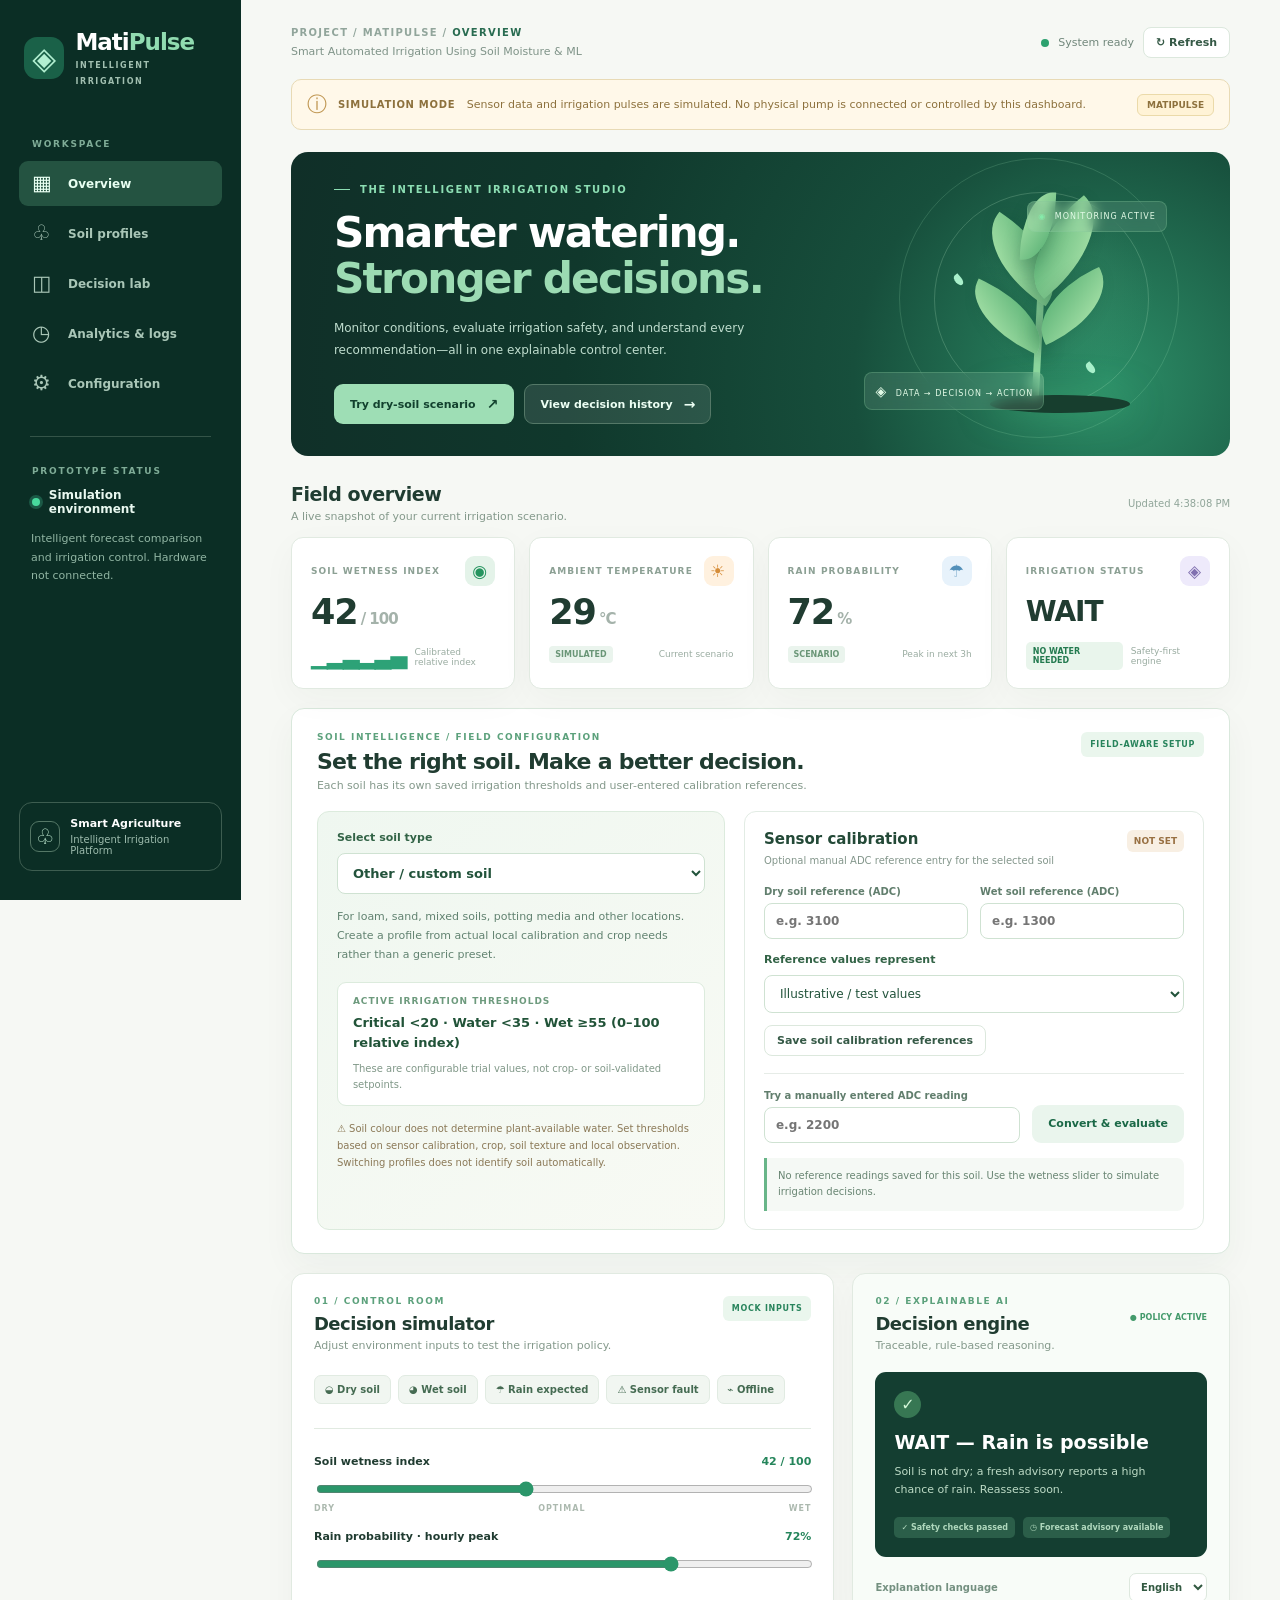
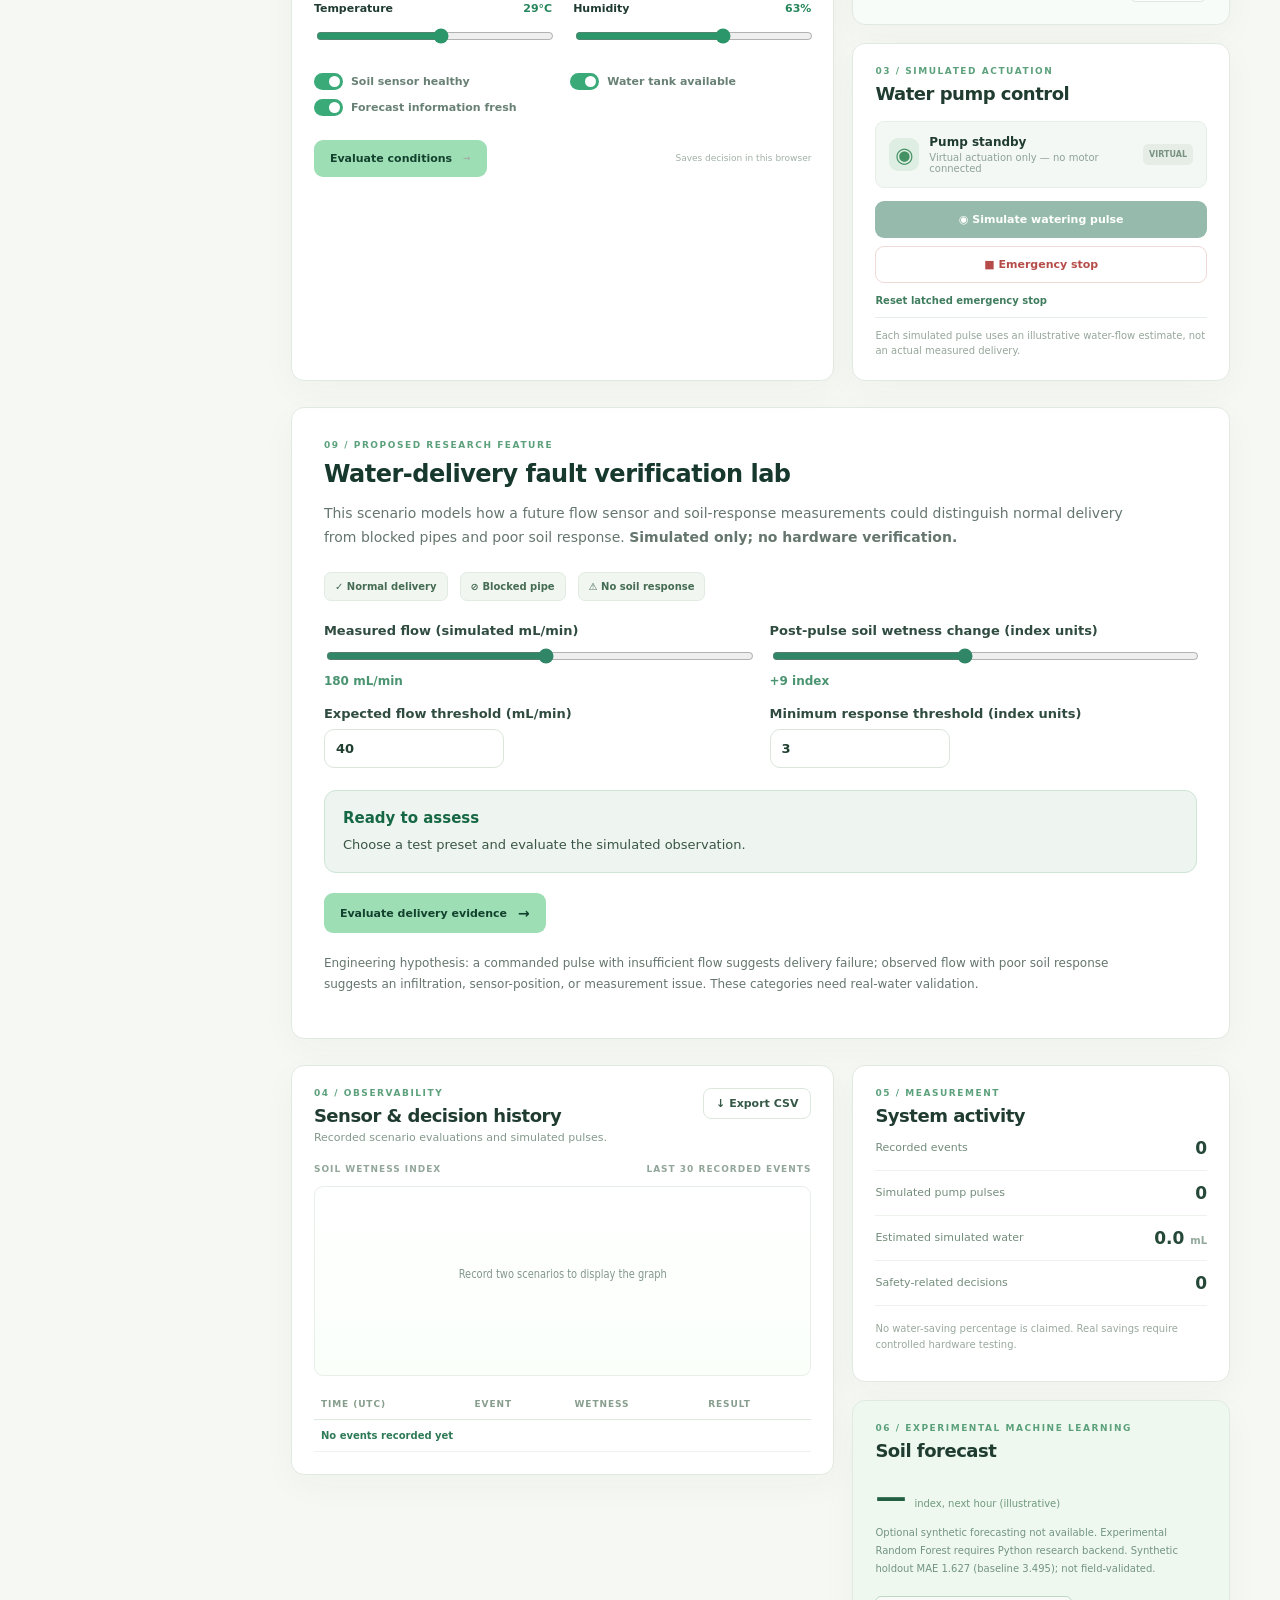
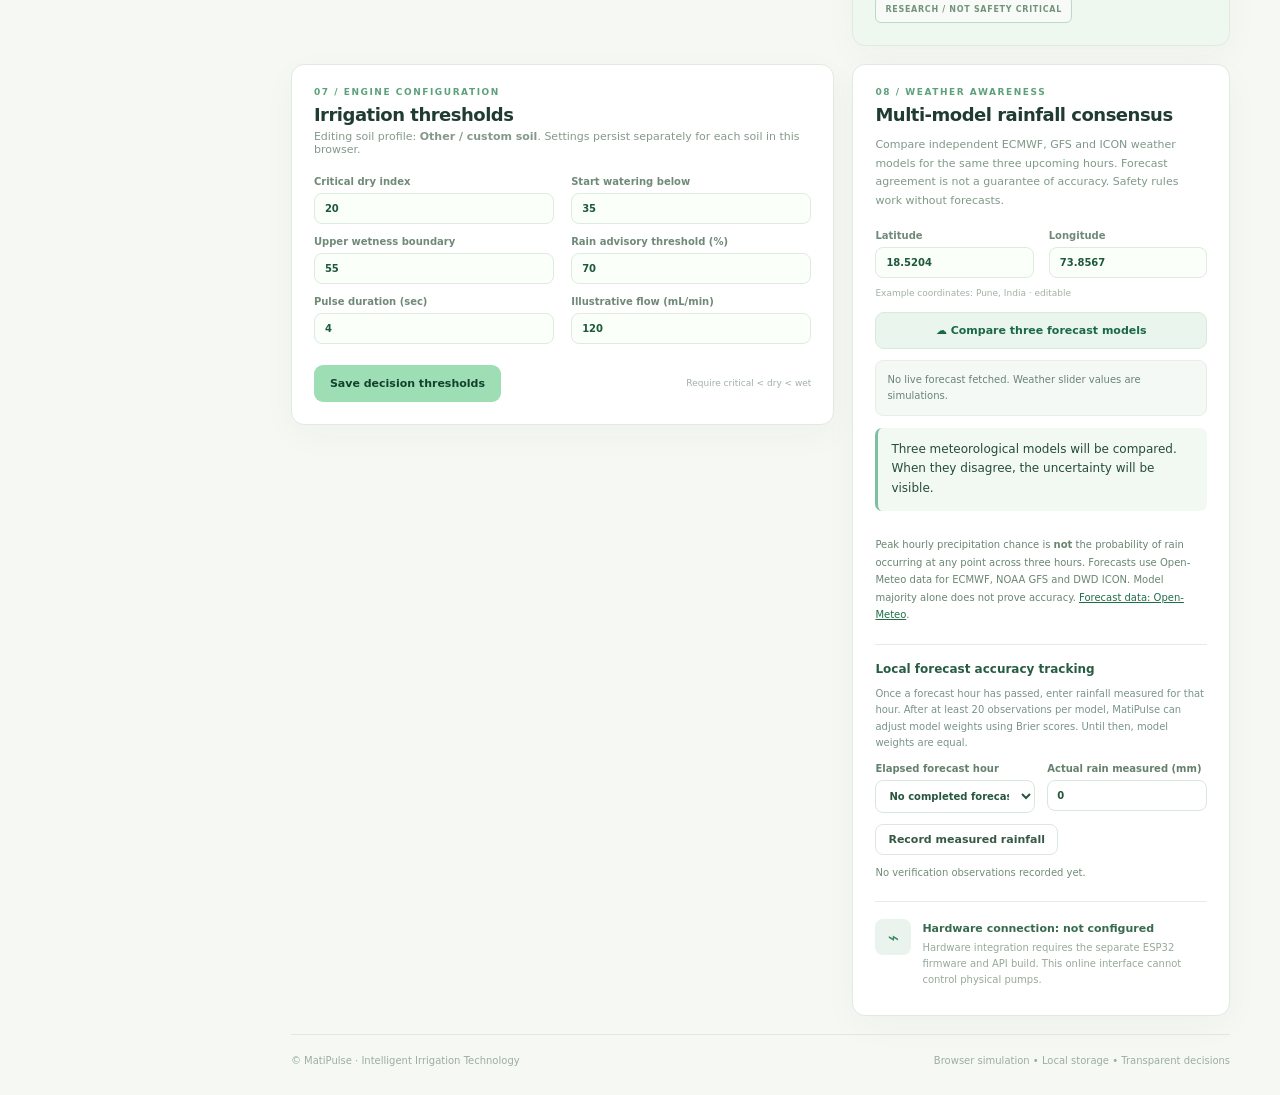
<file: index.html>
<!doctype html>
<html lang="en"><head><meta charset="utf-8"><meta name="viewport" content="width=device-width,initial-scale=1"><meta name="theme-color" content="#10382d"><title>MatiPulse · Intelligent Irrigation Control</title><link rel="stylesheet" href="/styles.css"></head>
<body>
<div class="shell">
  <aside class="sidebar">
    <div class="logo"><div class="logo-mark">◈</div><div><div class="logo-name">Mati<span>Pulse</span></div><small>INTELLIGENT IRRIGATION</small></div></div>
    <div class="side-label">WORKSPACE</div>
    <nav class="nav">
      <a href="#overview" class="active"><span>▦</span> Overview</a>
      <a href="#soil"><span>♧</span> Soil profiles</a>
      <a href="#lab"><span>◫</span> Decision lab</a>
      <a href="#insights"><span>◷</span> Analytics & logs</a>
      <a href="#settings"><span>⚙</span> Configuration</a>
    </nav>
    <div class="sidebar-divider"></div>
    <div class="side-label">PROTOTYPE STATUS</div>
    <div class="system-dot"><i></i> Simulation environment</div>
    <div class="side-info">Intelligent forecast comparison and irrigation control. Hardware not connected.</div>
    <div class="sidebar-bottom"><div class="side-footer-icon">♧</div><div><strong>Smart Agriculture</strong><small>Intelligent Irrigation Platform</small></div></div>
  </aside>
  <main class="main" id="overview">
    <div class="topline"><div><div class="breadcrumb">PROJECT / MATIPULSE / <strong>OVERVIEW</strong></div><div class="top-sub">Smart Automated Irrigation Using Soil Moisture & ML</div></div><div class="top-actions"><span class="live-dot" id="serverDot"></span><span id="apiStatus">System ready</span><button class="small-btn" id="reloadBtn">↻ Refresh</button></div></div>
    <div class="notice"><span class="notice-icon">ⓘ</span><div><strong>SIMULATION MODE</strong><span> Sensor data and irrigation pulses are simulated. No physical pump is connected or controlled by this dashboard.</span></div><span class="notice-tag">MATIPULSE</span></div>
    <section class="hero">
      <div class="hero-copy"><div class="eyebrow"><span class="eyebrow-dash"></span> THE INTELLIGENT IRRIGATION STUDIO</div><h1>Smarter watering.<br><em>Stronger decisions.</em></h1><p>Monitor conditions, evaluate irrigation safety, and understand every recommendation—all in one explainable control center.</p><div class="hero-buttons"><button class="btn primary" id="heroDry">Try dry-soil scenario <span>↗</span></button><a href="#insights" class="btn soft">View decision history <span>→</span></a></div></div>
      <div class="hero-graphic" aria-hidden="true"><div class="planet-ring ring1"></div><div class="planet-ring ring2"></div><div class="plant-glow"></div><div class="plant-stem"></div><div class="leaf l1"></div><div class="leaf l2"></div><div class="leaf l3"></div><div class="leaf l4"></div><div class="leaf l5"></div><div class="plant-soil"></div><div class="water-bubble b1"></div><div class="water-bubble b2"></div><div class="float-card float-top"><b>◉</b> MONITORING ACTIVE</div><div class="float-card float-bottom"><span>◈</span> DATA → DECISION → ACTION</div></div>
    </section>
    <div class="sectionbar"><div><h2>Field overview</h2><p>A live snapshot of your current irrigation scenario.</p></div><span class="updated" id="lastUpdated">Scenario ready</span></div>
    <section class="stats">
      <div class="stat-card"><div class="stat-top"><span>SOIL WETNESS INDEX</span><div class="stat-icon moss">◉</div></div><div class="stat-value"><span id="wetCard">42</span><small>/ 100</small></div><div class="stat-meta"><div class="mini-line" id="wetGraph">▁▂▃▂▃▄</div><span>Calibrated relative index</span></div></div>
      <div class="stat-card"><div class="stat-top"><span>AMBIENT TEMPERATURE</span><div class="stat-icon amber">☀</div></div><div class="stat-value"><span id="tempCard">29</span><small>°C</small></div><div class="stat-meta"><span class="little-badge">SIMULATED</span><span>Current scenario</span></div></div>
      <div class="stat-card"><div class="stat-top"><span>RAIN PROBABILITY</span><div class="stat-icon blue">☂</div></div><div class="stat-value"><span id="rainCard">72</span><small>%</small></div><div class="stat-meta"><span class="little-badge" id="weatherBadge">SCENARIO</span><span>Peak in next 3h</span></div></div>
      <div class="stat-card"><div class="stat-top"><span>IRRIGATION STATUS</span><div class="stat-icon violet">◈</div></div><div class="stat-value decision-text" id="stateCard">WAIT</div><div class="stat-meta"><span class="status-chip" id="stateChip">NO WATER NEEDED</span><span>Safety-first engine</span></div></div>
    </section>
    <section class="panel soil-profile-panel" id="soil" aria-label="Soil type, calibration and thresholds">
      <div class="panel-header compact"><div><div class="panel-overline">SOIL INTELLIGENCE / FIELD CONFIGURATION</div><h3>Set the right soil. Make a better decision.</h3><p>Each soil has its own saved irrigation thresholds and user-entered calibration references.</p></div><span class="tag">FIELD-AWARE SETUP</span></div>
      <div class="soil-layout">
        <div class="soil-profile-choice">
          <label class="soil-field-label" for="soilType">Select soil type</label>
          <select id="soilType"><option value="black">Black soil</option><option value="red">Red soil</option><option value="custom">Other / custom soil</option></select>
          <div class="soil-description" id="soilDescription">Loading soil profile details…</div>
          <div class="soil-threshold-box"><span>Active irrigation thresholds</span><strong id="soilThresholdSummary">Critical &lt;20 · Water &lt;35 · Wet ≥55</strong><small>These are configurable trial values, not crop- or soil-validated setpoints.</small></div>
          <p class="soil-caution">⚠ Soil colour does not determine plant-available water. Set thresholds based on sensor calibration, crop, soil texture and local observation. Switching profiles does not identify soil automatically.</p>
        </div>
        <div class="soil-calibration-card">
          <div class="soil-card-heading"><div><strong>Sensor calibration</strong><small>Optional manual ADC reference entry for the selected soil</small></div><span class="soil-cal-status" id="soilCalibrationStatus">NOT SET</span></div>
          <div class="soil-form-grid">
            <label for="soilDryADC">Dry soil reference (ADC)<input id="soilDryADC" type="number" min="0" max="4095" step="1" placeholder="e.g. 3100"></label>
            <label for="soilWetADC">Wet soil reference (ADC)<input id="soilWetADC" type="number" min="0" max="4095" step="1" placeholder="e.g. 1300"></label>
          </div>
          <label class="soil-field-label" for="soilCalibrationOrigin">Reference values represent</label>
          <select id="soilCalibrationOrigin"><option value="illustrative">Illustrative / test values</option><option value="user_measurement">My physical measurements (self-reported)</option></select>
          <button type="button" class="small-btn soil-action" id="saveSoilCalibration">Save soil calibration references</button>
          <div class="soil-adc-try"><label for="soilManualADC">Try a manually entered ADC reading<input id="soilManualADC" type="number" min="0" max="4095" step="1" placeholder="e.g. 2200"></label><button type="button" class="btn soft" id="applySoilADC">Convert &amp; evaluate</button></div>
          <div class="soil-result" id="soilCalibrationMessage" role="status">Calibration not configured. The wetness slider remains simulated.</div>
        </div>
      </div>
    </section>
    <section class="columns" id="lab">
      <div class="panel scenario-panel"><div class="panel-header"><div><div class="panel-overline">01 / CONTROL ROOM</div><h3>Decision simulator</h3><p>Adjust environment inputs to test the irrigation policy.</p></div><span class="tag" id="inputMode">MOCK INPUTS</span></div>
        <div class="quick-row"><button class="quick" data-scenario="dry">◒ Dry soil</button><button class="quick" data-scenario="wet">◕ Wet soil</button><button class="quick" data-scenario="rain">☂ Rain expected</button><button class="quick" data-scenario="fault">⚠ Sensor fault</button><button class="quick" data-scenario="offline">⌁ Offline</button></div>
        <div class="controls">
          <div class="range-control"><label for="moisture"><span>Soil wetness index</span><b id="moistValue">42 / 100</b></label><input type="range" id="moisture" min="0" max="100" value="42"><div class="range-hints"><span>DRY</span><span>OPTIMAL</span><span>WET</span></div></div>
          <div class="range-control"><label for="rain"><span>Rain probability · hourly peak</span><b id="rainValue">72%</b></label><input type="range" id="rain" min="0" max="100" value="72"></div>
          <div class="twocol-ranges"><div class="range-control"><label for="temp"><span>Temperature</span><b id="tempValue">29°C</b></label><input type="range" id="temp" min="10" max="46" value="29"></div><div class="range-control"><label for="humidity"><span>Humidity</span><b id="humValue">63%</b></label><input type="range" id="humidity" min="0" max="100" value="63"></div></div>
          <div class="checks"><label><input type="checkbox" id="sensorValid" checked><span class="switch"></span><span>Soil sensor healthy</span></label><label><input type="checkbox" id="tankHasWater" checked><span class="switch"></span><span>Water tank available</span></label><label><input type="checkbox" id="weatherFresh" checked><span class="switch"></span><span>Forecast information fresh</span></label></div>
          <div class="control-footer"><button class="btn primary" id="evaluateBtn">Evaluate conditions <span>→</span></button><span>Saves decision in this browser</span></div>
        </div>
      </div>
      <div class="right-stack">
        <div class="panel verdict-panel"><div class="panel-overline">02 / EXPLAINABLE AI</div><div class="verdict-top"><div><h3>Decision engine</h3><p>Traceable, rule-based reasoning.</p></div><span class="verdict-live">● POLICY ACTIVE</span></div><div class="verdict-display"><div class="verdict-icon" id="verdictIcon">✓</div><div class="verdict-head" id="verdictHead">WAIT — Soil adequately moist</div><p id="verdictReason">Your soil moisture is above the dry threshold. Irrigation is not required at this time.</p><div class="verdict-tags"><span id="safetyText">✓ Safety checks passed</span><span id="forecastText">◷ Forecast evaluated</span></div></div><div class="language-row"><span>Explanation language</span><select id="language"><option value="en">English</option><option value="hi">हिन्दी</option><option value="mr">मराठी</option></select></div></div>
        <div class="panel actuation-panel"><div class="panel-overline">03 / SIMULATED ACTUATION</div><h3>Water pump control</h3><div class="pump-row"><div class="pump-symbol">◉</div><div><strong id="pumpText">Pump standby</strong><small id="pumpDesc">No physical pump attached</small></div><span class="off-pill">VIRTUAL</span></div><div class="pump-actions"><button class="btn green" id="pulseBtn">◉ Simulate watering pulse</button><button class="btn redoutline" id="stopBtn">■ Emergency stop</button></div><button class="reset-link" id="resetBtn">Reset latched emergency stop</button><div class="actuation-note">Each simulated pulse uses an illustrative water-flow estimate, not an actual measured delivery.</div></div>
      </div>
    </section>
    <section class="columns analytics" id="insights">
      <div class="panel history-panel"><div class="panel-header compact"><div><div class="panel-overline">04 / OBSERVABILITY</div><h3>Sensor & decision history</h3><p>Recorded scenario evaluations and simulated pulses.</p></div><button class="small-btn" id="exportBtn">↓ Export CSV</button></div><div class="chart-header"><span>SOIL WETNESS INDEX</span><span>LAST 30 RECORDED EVENTS</span></div><div class="chart-box"><svg id="wetnessChart" viewBox="0 0 630 180" preserveAspectRatio="none" role="img" aria-label="Recorded relative soil wetness index" ><text x="300" y="90" text-anchor="middle" fill="#84978e">No readings recorded yet</text></svg></div><div class="log-table-wrap"><table><thead><tr><th>TIME (UTC)</th><th>EVENT</th><th>WETNESS</th><th>RESULT</th></tr></thead><tbody id="logs"><tr><td colspan="4">No events yet.</td></tr></tbody></table></div></div>
      <div class="stack-small">
        <div class="panel indicator-panel"><div class="panel-overline">05 / MEASUREMENT</div><h3>System activity</h3><div class="indicator-item"><span>Recorded events</span><strong id="eventCount">0</strong></div><div class="indicator-item"><span>Simulated pump pulses</span><strong id="pulseCount">0</strong></div><div class="indicator-item"><span>Estimated simulated water</span><strong><span id="waterUsed">0</span> <small>mL</small></strong></div><div class="indicator-item"><span>Safety-related decisions</span><strong id="safetyCount">0</strong></div><p class="disclaimer">No water-saving percentage is claimed. Real savings require controlled hardware testing.</p></div>
        <div class="panel ml-panel"><div class="panel-overline">06 / EXPERIMENTAL MACHINE LEARNING</div><h3>Soil forecast</h3><div class="ml-metric"><span id="mlValue">—</span><small>index, next hour (illustrative)</small></div><p id="mlNote">Synthetic-data Random Forest research model only. Not validated on physical sensors and never used to control the motor.</p><span class="tag outlined">RESEARCH / NOT SAFETY CRITICAL</span></div>
      </div>
    </section>
    <section class="columns bottom-grid" id="settings">
      <div class="panel settings-panel"><div class="panel-header compact"><div><div class="panel-overline">07 / ENGINE CONFIGURATION</div><h3>Irrigation thresholds</h3><p>Editing soil profile: <strong id="settingsSoilName">Other / custom soil</strong>. Settings persist separately for each soil in this browser.</p></div></div><div class="setting-fields"><label>Critical dry index<input type="number" id="criticalThreshold" min="0" max="99"></label><label>Start watering below<input type="number" id="dryThreshold" min="1" max="99"></label><label>Upper wetness boundary<input type="number" id="wetThreshold" min="2" max="100"></label><label>Rain advisory threshold (%)<input type="number" id="rainThreshold" min="0" max="100"></label><label>Pulse duration (sec)<input type="number" id="pulseSeconds" min="1" max="10"></label><label>Illustrative flow (mL/min)<input type="number" id="pumpFlow" min="1" max="2000"></label></div><div class="settings-bottom"><button class="btn primary" id="saveSettings">Save decision thresholds</button><span>Require critical &lt; dry &lt; wet</span></div></div>
      <div class="panel weather-panel"><div class="panel-overline">08 / WEATHER AWARENESS</div><h3>Multi-model rainfall consensus</h3><p>Compare independent ECMWF, GFS and ICON weather models for the same three upcoming hours. Forecast agreement is not a guarantee of accuracy. Safety rules work without forecasts.</p><div class="weather-fields"><label>Latitude<input type="number" step="0.0001" id="lat" value="18.5204"></label><label>Longitude<input type="number" step="0.0001" id="lon" value="73.8567"></label></div><span class="sample-location">Example coordinates: Pune, India · editable</span><button class="btn soft wide" id="getWeather">☁ Compare three forecast models</button><div class="weather-result" id="weatherResult" role="status">No live forecast fetched. Weather slider values are simulations.</div>
        <div class="weather-ensemble-summary" id="weatherConsensusSummary">Three meteorological models will be compared. When they disagree, the uncertainty will be visible.</div>
        <div class="weather-model-grid" id="weatherModelGrid" aria-label="Weather model comparisons"></div>
        <div class="weather-methodology">Peak hourly precipitation chance is <strong>not</strong> the probability of rain occurring at any point across three hours. Forecasts use Open-Meteo data for ECMWF, NOAA GFS and DWD ICON. Model majority alone does not prove accuracy. <a href="https://open-meteo.com/" target="_blank" rel="noopener noreferrer">Forecast data: Open-Meteo</a>.</div>
        <div class="rain-accuracy-panel"><strong>Local forecast accuracy tracking</strong><p>Once a forecast hour has passed, enter rainfall measured for that hour. After at least 20 observations per model, MatiPulse can adjust model weights using Brier scores. Until then, model weights are equal.</p>
        <div class="rain-accuracy-fields"><label>Elapsed forecast hour<select id="observedHour"><option value="">No completed forecast hours yet</option></select></label><label>Actual rain measured (mm)<input type="number" min="0" max="500" step="0.1" id="rainMeasuredMm" value="0"></label></div>
        <button class="small-btn" id="saveRainObservation">Record measured rainfall</button><div id="weatherAccuracyResults" class="weather-accuracy-results">No verification observations recorded yet.</div></div><div class="hardware-card"><div class="hardware-icon">⌁</div><div><strong>Hardware connection: not configured</strong><p>Hardware integration requires the separate ESP32 firmware and API build. This online interface cannot control physical pumps.</p></div></div></div>
    </section>
    <footer><span>© MatiPulse · Intelligent Irrigation Technology</span><span>Browser simulation • Local storage • Transparent decisions</span></footer>
  </main>
</div>
<div class="toast" id="toast" role="status" aria-live="polite"></div>
<script src="/weather-consensus.js" defer></script><script src="/soil-profiles.js" defer></script><script src="/shim.js" defer></script><script src="/app.js" defer></script><script src="/fault-lab.js" defer></script>
</body></html>
</file>
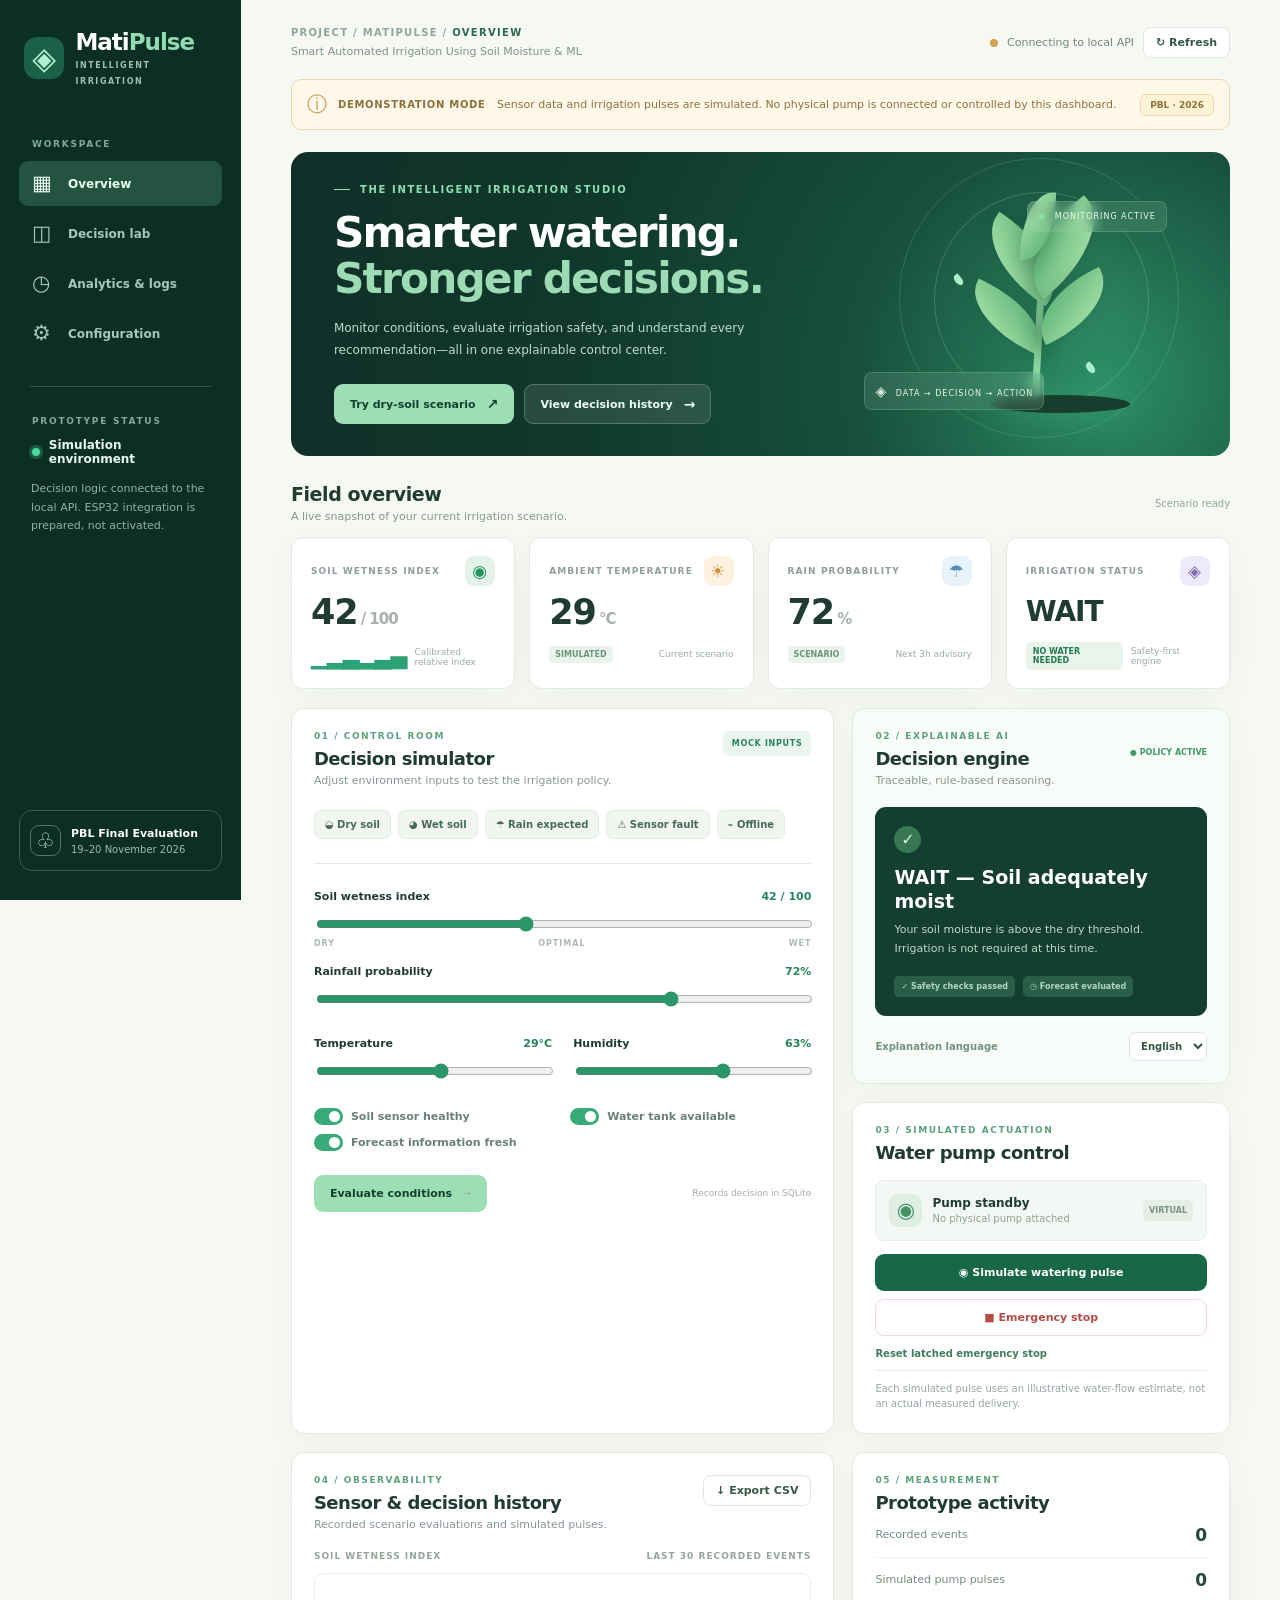
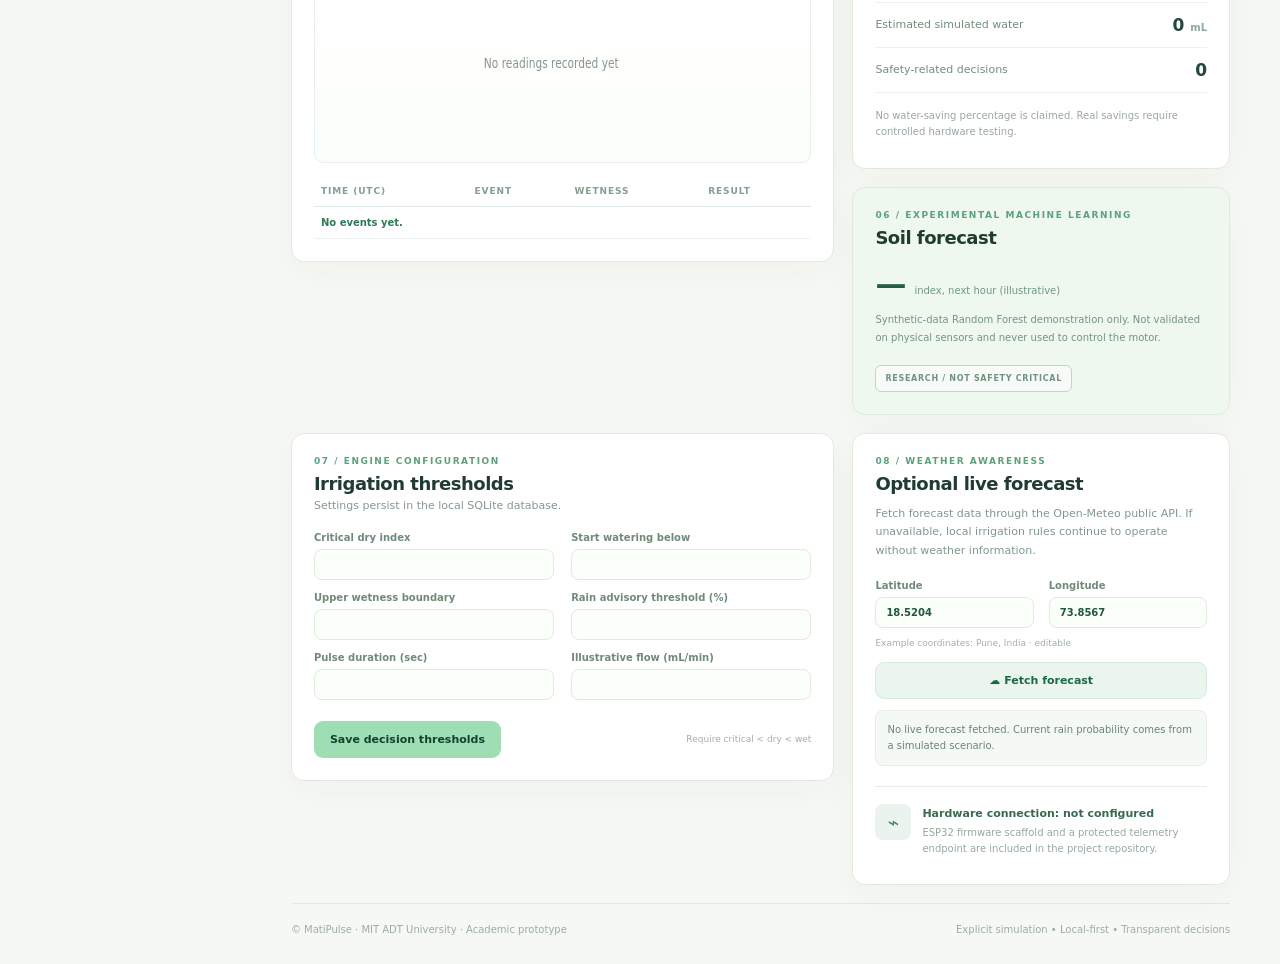
<file: backend/web/index.html>
<!doctype html>
<html lang="en"><head><meta charset="utf-8"><meta name="viewport" content="width=device-width,initial-scale=1"><meta name="theme-color" content="#10382d"><title>MatiPulse · Intelligent Irrigation Control</title><link rel="stylesheet" href="/styles.css"></head>
<body>
<div class="shell">
  <aside class="sidebar">
    <div class="logo"><div class="logo-mark">◈</div><div><div class="logo-name">Mati<span>Pulse</span></div><small>INTELLIGENT IRRIGATION</small></div></div>
    <div class="side-label">WORKSPACE</div>
    <nav class="nav">
      <a href="#overview" class="active"><span>▦</span> Overview</a>
      <a href="#lab"><span>◫</span> Decision lab</a>
      <a href="#insights"><span>◷</span> Analytics & logs</a>
      <a href="#settings"><span>⚙</span> Configuration</a>
    </nav>
    <div class="sidebar-divider"></div>
    <div class="side-label">PROTOTYPE STATUS</div>
    <div class="system-dot"><i></i> Simulation environment</div>
    <div class="side-info">Decision logic connected to the local API. ESP32 integration is prepared, not activated.</div>
    <div class="sidebar-bottom"><div class="side-footer-icon">♧</div><div><strong>PBL Final Evaluation</strong><small>19–20 November 2026</small></div></div>
  </aside>
  <main class="main" id="overview">
    <div class="topline"><div><div class="breadcrumb">PROJECT / MATIPULSE / <strong>OVERVIEW</strong></div><div class="top-sub">Smart Automated Irrigation Using Soil Moisture & ML</div></div><div class="top-actions"><span class="live-dot" id="serverDot"></span><span id="apiStatus">Connecting to local API</span><button class="small-btn" id="reloadBtn">↻ Refresh</button></div></div>
    <div class="notice"><span class="notice-icon">ⓘ</span><div><strong>DEMONSTRATION MODE</strong><span> Sensor data and irrigation pulses are simulated. No physical pump is connected or controlled by this dashboard.</span></div><span class="notice-tag">PBL · 2026</span></div>
    <section class="hero">
      <div class="hero-copy"><div class="eyebrow"><span class="eyebrow-dash"></span> THE INTELLIGENT IRRIGATION STUDIO</div><h1>Smarter watering.<br><em>Stronger decisions.</em></h1><p>Monitor conditions, evaluate irrigation safety, and understand every recommendation—all in one explainable control center.</p><div class="hero-buttons"><button class="btn primary" id="heroDry">Try dry-soil scenario <span>↗</span></button><a href="#insights" class="btn soft">View decision history <span>→</span></a></div></div>
      <div class="hero-graphic" aria-hidden="true"><div class="planet-ring ring1"></div><div class="planet-ring ring2"></div><div class="plant-glow"></div><div class="plant-stem"></div><div class="leaf l1"></div><div class="leaf l2"></div><div class="leaf l3"></div><div class="leaf l4"></div><div class="leaf l5"></div><div class="plant-soil"></div><div class="water-bubble b1"></div><div class="water-bubble b2"></div><div class="float-card float-top"><b>◉</b> MONITORING ACTIVE</div><div class="float-card float-bottom"><span>◈</span> DATA → DECISION → ACTION</div></div>
    </section>
    <div class="sectionbar"><div><h2>Field overview</h2><p>A live snapshot of your current irrigation scenario.</p></div><span class="updated" id="lastUpdated">Scenario ready</span></div>
    <section class="stats">
      <div class="stat-card"><div class="stat-top"><span>SOIL WETNESS INDEX</span><div class="stat-icon moss">◉</div></div><div class="stat-value"><span id="wetCard">42</span><small>/ 100</small></div><div class="stat-meta"><div class="mini-line" id="wetGraph">▁▂▃▂▃▄</div><span>Calibrated relative index</span></div></div>
      <div class="stat-card"><div class="stat-top"><span>AMBIENT TEMPERATURE</span><div class="stat-icon amber">☀</div></div><div class="stat-value"><span id="tempCard">29</span><small>°C</small></div><div class="stat-meta"><span class="little-badge">SIMULATED</span><span>Current scenario</span></div></div>
      <div class="stat-card"><div class="stat-top"><span>RAIN PROBABILITY</span><div class="stat-icon blue">☂</div></div><div class="stat-value"><span id="rainCard">72</span><small>%</small></div><div class="stat-meta"><span class="little-badge" id="weatherBadge">SCENARIO</span><span>Next 3h advisory</span></div></div>
      <div class="stat-card"><div class="stat-top"><span>IRRIGATION STATUS</span><div class="stat-icon violet">◈</div></div><div class="stat-value decision-text" id="stateCard">WAIT</div><div class="stat-meta"><span class="status-chip" id="stateChip">NO WATER NEEDED</span><span>Safety-first engine</span></div></div>
    </section>
    <section class="columns" id="lab">
      <div class="panel scenario-panel"><div class="panel-header"><div><div class="panel-overline">01 / CONTROL ROOM</div><h3>Decision simulator</h3><p>Adjust environment inputs to test the irrigation policy.</p></div><span class="tag" id="inputMode">MOCK INPUTS</span></div>
        <div class="quick-row"><button class="quick" data-scenario="dry">◒ Dry soil</button><button class="quick" data-scenario="wet">◕ Wet soil</button><button class="quick" data-scenario="rain">☂ Rain expected</button><button class="quick" data-scenario="fault">⚠ Sensor fault</button><button class="quick" data-scenario="offline">⌁ Offline</button></div>
        <div class="controls">
          <div class="range-control"><label for="moisture"><span>Soil wetness index</span><b id="moistValue">42 / 100</b></label><input type="range" id="moisture" min="0" max="100" value="42"><div class="range-hints"><span>DRY</span><span>OPTIMAL</span><span>WET</span></div></div>
          <div class="range-control"><label for="rain"><span>Rainfall probability</span><b id="rainValue">72%</b></label><input type="range" id="rain" min="0" max="100" value="72"></div>
          <div class="twocol-ranges"><div class="range-control"><label for="temp"><span>Temperature</span><b id="tempValue">29°C</b></label><input type="range" id="temp" min="10" max="46" value="29"></div><div class="range-control"><label for="humidity"><span>Humidity</span><b id="humValue">63%</b></label><input type="range" id="humidity" min="0" max="100" value="63"></div></div>
          <div class="checks"><label><input type="checkbox" id="sensorValid" checked><span class="switch"></span><span>Soil sensor healthy</span></label><label><input type="checkbox" id="tankHasWater" checked><span class="switch"></span><span>Water tank available</span></label><label><input type="checkbox" id="weatherFresh" checked><span class="switch"></span><span>Forecast information fresh</span></label></div>
          <div class="control-footer"><button class="btn primary" id="evaluateBtn">Evaluate conditions <span>→</span></button><span>Records decision in SQLite</span></div>
        </div>
      </div>
      <div class="right-stack">
        <div class="panel verdict-panel"><div class="panel-overline">02 / EXPLAINABLE AI</div><div class="verdict-top"><div><h3>Decision engine</h3><p>Traceable, rule-based reasoning.</p></div><span class="verdict-live">● POLICY ACTIVE</span></div><div class="verdict-display"><div class="verdict-icon" id="verdictIcon">✓</div><div class="verdict-head" id="verdictHead">WAIT — Soil adequately moist</div><p id="verdictReason">Your soil moisture is above the dry threshold. Irrigation is not required at this time.</p><div class="verdict-tags"><span id="safetyText">✓ Safety checks passed</span><span id="forecastText">◷ Forecast evaluated</span></div></div><div class="language-row"><span>Explanation language</span><select id="language"><option value="en">English</option><option value="hi">हिन्दी</option><option value="mr">मराठी</option></select></div></div>
        <div class="panel actuation-panel"><div class="panel-overline">03 / SIMULATED ACTUATION</div><h3>Water pump control</h3><div class="pump-row"><div class="pump-symbol">◉</div><div><strong id="pumpText">Pump standby</strong><small id="pumpDesc">No physical pump attached</small></div><span class="off-pill">VIRTUAL</span></div><div class="pump-actions"><button class="btn green" id="pulseBtn">◉ Simulate watering pulse</button><button class="btn redoutline" id="stopBtn">■ Emergency stop</button></div><button class="reset-link" id="resetBtn">Reset latched emergency stop</button><div class="actuation-note">Each simulated pulse uses an illustrative water-flow estimate, not an actual measured delivery.</div></div>
      </div>
    </section>
    <section class="columns analytics" id="insights">
      <div class="panel history-panel"><div class="panel-header compact"><div><div class="panel-overline">04 / OBSERVABILITY</div><h3>Sensor & decision history</h3><p>Recorded scenario evaluations and simulated pulses.</p></div><button class="small-btn" id="exportBtn">↓ Export CSV</button></div><div class="chart-header"><span>SOIL WETNESS INDEX</span><span>LAST 30 RECORDED EVENTS</span></div><div class="chart-box"><svg id="wetnessChart" viewBox="0 0 630 180" preserveAspectRatio="none" role="img" aria-label="Recorded relative soil wetness index" ><text x="300" y="90" text-anchor="middle" fill="#84978e">No readings recorded yet</text></svg></div><div class="log-table-wrap"><table><thead><tr><th>TIME (UTC)</th><th>EVENT</th><th>WETNESS</th><th>RESULT</th></tr></thead><tbody id="logs"><tr><td colspan="4">No events yet.</td></tr></tbody></table></div></div>
      <div class="stack-small">
        <div class="panel indicator-panel"><div class="panel-overline">05 / MEASUREMENT</div><h3>Prototype activity</h3><div class="indicator-item"><span>Recorded events</span><strong id="eventCount">0</strong></div><div class="indicator-item"><span>Simulated pump pulses</span><strong id="pulseCount">0</strong></div><div class="indicator-item"><span>Estimated simulated water</span><strong><span id="waterUsed">0</span> <small>mL</small></strong></div><div class="indicator-item"><span>Safety-related decisions</span><strong id="safetyCount">0</strong></div><p class="disclaimer">No water-saving percentage is claimed. Real savings require controlled hardware testing.</p></div>
        <div class="panel ml-panel"><div class="panel-overline">06 / EXPERIMENTAL MACHINE LEARNING</div><h3>Soil forecast</h3><div class="ml-metric"><span id="mlValue">—</span><small>index, next hour (illustrative)</small></div><p id="mlNote">Synthetic-data Random Forest demonstration only. Not validated on physical sensors and never used to control the motor.</p><span class="tag outlined">RESEARCH / NOT SAFETY CRITICAL</span></div>
      </div>
    </section>
    <section class="columns bottom-grid" id="settings">
      <div class="panel settings-panel"><div class="panel-header compact"><div><div class="panel-overline">07 / ENGINE CONFIGURATION</div><h3>Irrigation thresholds</h3><p>Settings persist in the local SQLite database.</p></div></div><div class="setting-fields"><label>Critical dry index<input type="number" id="criticalThreshold" min="0" max="99"></label><label>Start watering below<input type="number" id="dryThreshold" min="1" max="99"></label><label>Upper wetness boundary<input type="number" id="wetThreshold" min="2" max="100"></label><label>Rain advisory threshold (%)<input type="number" id="rainThreshold" min="0" max="100"></label><label>Pulse duration (sec)<input type="number" id="pulseSeconds" min="1" max="10"></label><label>Illustrative flow (mL/min)<input type="number" id="pumpFlow" min="1" max="2000"></label></div><div class="settings-bottom"><button class="btn primary" id="saveSettings">Save decision thresholds</button><span>Require critical &lt; dry &lt; wet</span></div></div>
      <div class="panel weather-panel"><div class="panel-overline">08 / WEATHER AWARENESS</div><h3>Optional live forecast</h3><p>Fetch forecast data through the Open-Meteo public API. If unavailable, local irrigation rules continue to operate without weather information.</p><div class="weather-fields"><label>Latitude<input type="number" step="0.0001" id="lat" value="18.5204"></label><label>Longitude<input type="number" step="0.0001" id="lon" value="73.8567"></label></div><span class="sample-location">Example coordinates: Pune, India · editable</span><button class="btn soft wide" id="getWeather">☁ Fetch forecast</button><div class="weather-result" id="weatherResult">No live forecast fetched. Current rain probability comes from a simulated scenario.</div><div class="hardware-card"><div class="hardware-icon">⌁</div><div><strong>Hardware connection: not configured</strong><p>ESP32 firmware scaffold and a protected telemetry endpoint are included in the project repository.</p></div></div></div>
    </section>
    <footer><span>© MatiPulse · MIT ADT University · Academic prototype</span><span>Explicit simulation • Local-first • Transparent decisions</span></footer>
  </main>
</div>
<div class="toast" id="toast" role="status" aria-live="polite"></div>
<script src="/app.js" defer></script>
</body></html>
</file>
<file: styles.css>
:root{--green:#0f533e;--deep:#0b2e25;--forest:#10392d;--mint:#9fe3bd;--bright:#2b9b72;--text:#203c31;--muted:#7a9187;--line:#e1eae1;--bg:#f6f8f4;--white:#fff;--shadow:0 10px 35px rgba(13,46,36,.035)}
*{box-sizing:border-box}html{scroll-behavior:smooth}body{margin:0;background:var(--bg);font-family:Inter,"Segoe UI",system-ui,-apple-system,sans-serif;color:var(--text);font-size:14px}button,input,select{font:inherit}button,a{transition:all .16s ease}button{cursor:pointer}button:disabled{opacity:.45;cursor:not-allowed}a{text-decoration:none;color:inherit}.shell{display:flex;min-height:100vh}.sidebar{width:241px;flex:none;background:var(--deep);color:#fff;padding:29px 19px;display:flex;flex-direction:column;position:sticky;top:0;align-self:flex-start;height:100vh}.logo{display:flex;align-items:center;gap:11px;margin:0 5px 52px}.logo-mark{background:#1a6148;color:#b2efd1;display:grid;place-items:center;font-size:31px;font-weight:900;width:42px;height:42px;border-radius:13px}.logo-name{font-size:23px;font-weight:850;letter-spacing:-1px;line-height:1.15}.logo-name span{color:#90dbb0}.logo small{font-size:8px;letter-spacing:1.55px;color:#a1bfb0;font-weight:800}.side-label{font-size:9px;letter-spacing:1.75px;font-weight:800;color:#7fac97;padding:0 13px;margin-bottom:12px}.nav{display:grid;gap:5px}.nav a{padding:12px 13px;border-radius:9px;display:flex;align-items:center;gap:13px;color:#a9c6b7;font-size:12px;font-weight:680}.nav a span{font-size:21px;width:23px;line-height:1}.nav a:hover,.nav a.active{color:#e8fff2;background:#245341}.sidebar-divider{margin:30px 11px 29px;border-top:1px solid #345448}.system-dot{display:flex;align-items:center;gap:9px;padding:0 13px;font-size:12px;font-weight:750;color:#e9f8f0}.system-dot i,.live-dot{width:8px;height:8px;border-radius:50%;background:#48d99d;box-shadow:0 0 0 3px #1b5946}.side-info{line-height:1.65;font-size:11px;color:#91b5a3;margin:14px 12px}.sidebar-bottom{margin-top:auto;display:flex;gap:10px;align-items:center;border:1px solid #3d5d50;border-radius:13px;padding:14px 10px}.sidebar-bottom strong,.sidebar-bottom small{display:block}.sidebar-bottom strong{font-size:11px}.sidebar-bottom small{font-size:10px;color:#9dbbad;margin-top:4px}.side-footer-icon{width:31px;height:31px;display:grid;place-items:center;border:1px solid #547766;border-radius:9px;font-size:21px;color:#bfe9d0}.main{min-width:0;max-width:1600px;width:100%;padding:27px clamp(20px,3.9vw,64px) 29px;margin:0 auto}.topline{display:flex;align-items:center;justify-content:space-between;gap:14px;flex-wrap:wrap;margin-bottom:21px}.breadcrumb{font-size:10px;letter-spacing:1.3px;color:#91a59b;font-weight:800}.breadcrumb strong{color:#286b50}.top-sub{font-size:11px;color:#7f9388;margin-top:7px}.top-actions{display:flex;align-items:center;gap:9px;color:#71877b;font-size:11px}.top-actions .live-dot{background:#d49f52;box-shadow:none}.top-actions .live-dot.online{background:#2ca16e}.small-btn{border:1px solid #dce8dd;background:#fff;border-radius:8px;padding:8px 12px;font-size:11px;font-weight:750;color:#355946}.small-btn:hover{border-color:#4b9b74;color:#14603f}.notice{border:1px solid #e8dab5;background:#fff8e9;color:#8d713d;display:flex;align-items:center;gap:11px;padding:11px 15px;border-radius:10px;font-size:11px;margin-bottom:22px}.notice-icon{font-size:20px;color:#bf9651}.notice strong{font-size:10px;letter-spacing:.7px;padding-right:8px}.notice-tag{margin-left:auto;border:1px solid #ebdaa9;background:#fff3d6;border-radius:6px;padding:5px 9px;white-space:nowrap;font-size:9px;font-weight:800}.hero{min-height:276px;border-radius:17px;background:radial-gradient(circle at 87% 75%,#2c8e67 0%,#174f3c 30%,#10382c 64%,#102f28 100%);overflow:hidden;position:relative;display:flex;align-items:center;justify-content:space-between;padding:32px 43px;margin-bottom:27px;color:#fff}.hero-copy{position:relative;z-index:3;max-width:555px}.eyebrow{font-size:10px;color:#8cdeb3;font-weight:850;letter-spacing:1.65px;display:flex;align-items:center;gap:10px}.eyebrow-dash{height:1px;width:16px;background:#8cdeb3}.hero h1{font-size:clamp(30px,3.3vw,48px);letter-spacing:-1.8px;line-height:1.10;margin:15px 0}.hero h1 em{font-style:normal;color:#9cdbb3}.hero p{max-width:510px;font-size:12px;line-height:1.8;color:#bfddce}.hero-buttons{display:flex;gap:10px;margin-top:23px;flex-wrap:wrap}.btn{padding:11px 15px;border-radius:9px;display:inline-flex;align-items:center;justify-content:center;gap:11px;border:1px solid transparent;font-size:11px;font-weight:850;white-space:nowrap}.btn:hover{transform:translateY(-1px);filter:brightness(1.04)}.btn span{font-size:14px}.btn.primary{background:#9edeb5;color:#12412e}.btn.soft{background:#eaf5ed;color:#1a6846}.hero .btn.soft{background:rgba(255,255,255,.1);border-color:#547867;color:#ecfff4}.btn.green{background:#176748;color:#fff}.btn.redoutline{color:#b54c49;border-color:#efd9d5;background:#fff}.hero-graphic{position:absolute;right:6%;top:0;height:100%;width:37%;min-width:260px}.planet-ring{position:absolute;left:21%;top:2%;height:280px;width:280px;border:1px solid rgba(181,244,201,.16);border-radius:50%}.ring2{height:215px;width:215px;left:31%;top:13%;border-color:rgba(190,234,199,.22)}.plant-glow{position:absolute;width:182px;height:170px;left:42%;top:18%;border-radius:50%;background:radial-gradient(ellipse at center,#4ca07844,transparent 72%)}.plant-stem{position:absolute;left:60%;top:37%;width:7px;height:145px;background:#90d9a0;transform:rotate(3deg);border-radius:6px}.leaf{position:absolute;background:linear-gradient(120deg,#b9edb4,#49a76a);border-radius:92% 0 92% 0;box-shadow:0 8px 18px #0b3b2647}.l1{height:92px;width:51px;left:49%;top:20%;transform:rotate(-55deg)}.l2{height:98px;width:52px;left:61%;top:15%;transform:rotate(49deg) scaleX(-1)}.l3{height:85px;width:43px;left:46%;top:40%;transform:rotate(-64deg)}.l4{height:82px;width:47px;left:64%;top:37%;transform:rotate(64deg) scaleX(-1)}.l5{height:68px;width:34px;left:56%;top:13%;transform:rotate(2deg)}.plant-soil{position:absolute;left:47%;top:80%;height:18px;width:140px;border-radius:50%;background:#173e2e;box-shadow:0 0 35px #4ab77d88}.water-bubble{width:7px;height:12px;background:#a9f0cb;border-radius:100% 0 100% 100%;transform:rotate(-40deg);position:absolute}.b1{top:40%;left:37%}.b2{top:69%;left:75%}.float-card{position:absolute;z-index:4;background:rgba(239,255,244,.1);border:1px solid #82c89a4d;backdrop-filter:blur(7px);color:#e3fbe7;border-radius:8px;letter-spacing:1px;font-size:8px;padding:10px}.float-top{right:2%;top:16%}.float-top b{color:#85ebaa;margin-right:5px}.float-bottom{left:11%;bottom:15%}.float-bottom span{font-size:14px;margin-right:5px}.sectionbar,.panel-header,.verdict-top{display:flex;justify-content:space-between;align-items:center;gap:14px}.sectionbar{margin-bottom:14px}.sectionbar h2{font-size:19px;letter-spacing:-.4px;margin:0}.sectionbar p,.panel-header p,.verdict-top p{color:#84998b;font-size:11px;margin:5px 0 0}.updated{font-size:10px;color:#90a599}.stats{display:grid;grid-template-columns:repeat(4,minmax(0,1fr));gap:14px;margin-bottom:19px}.stat-card{min-width:0;border:1px solid var(--line);border-radius:12px;padding:18px 19px;background:#fff;box-shadow:var(--shadow)}.stat-top{display:flex;justify-content:space-between;gap:8px;align-items:center;font-size:9px;color:#8ca094;font-weight:900;letter-spacing:1.1px}.stat-icon{width:30px;height:30px;border-radius:9px;font-size:17px;display:grid;place-items:center}.moss{background:#e4f3e9;color:#26945f}.amber{background:#fff1df;color:#d58d39}.blue{background:#e7f2fb;color:#5390ba}.violet{background:#eeeafb;color:#8170b0}.stat-value{font-size:35px;font-weight:850;letter-spacing:-1px;margin:7px 0 14px;line-height:1.1}.stat-value small{font-size:15px;color:#a4b2aa;font-weight:550;margin-left:3px}.stat-value.decision-text{font-size:28px;margin-top:11px}.stat-meta{display:flex;align-items:center;justify-content:space-between;gap:8px;font-size:9px;color:#9aaca1}.mini-line{font-size:22px;letter-spacing:-1px;color:#2da277;line-height:1}.little-badge{font-size:8px;color:#6a9677;background:#eaf4ed;border-radius:4px;padding:4px 6px;font-weight:850}.status-chip{font-size:8px;font-weight:900;border-radius:5px;padding:5px 7px;background:#e9f5ec;color:#237a4f}.status-chip.warn{background:#fff0dc;color:#ae7125}.status-chip.stop{background:#ffebeb;color:#b44e4c}.columns{display:grid;grid-template-columns:minmax(0,1.18fr) minmax(0,.82fr);gap:18px;margin-bottom:18px}.panel{min-width:0;border:1px solid var(--line);background:#fff;border-radius:13px;box-shadow:var(--shadow);padding:22px}.panel-overline{font-size:9px;font-weight:900;letter-spacing:1.55px;color:#5ca17c;margin-bottom:7px}.panel h3{font-size:18px;letter-spacing:-.5px;margin:0}.panel-header{align-items:flex-start}.tag{font-size:8px;background:#eaf6ed;color:#28845c;font-weight:900;letter-spacing:.7px;border-radius:6px;padding:8px 9px;white-space:nowrap}.tag.outlined{border:1px solid #bcd8c7;background:#f7faf7;color:#72937b;display:inline-block;margin-top:8px}.quick-row{display:flex;gap:7px;flex-wrap:wrap;margin-top:23px;margin-bottom:24px}.quick{border-radius:7px;background:#f1f6f1;border:1px solid #e1ebe2;color:#456b52;padding:8px 10px;font-size:10px;font-weight:800}.quick:hover{background:#dcefe3;border-color:#b6dac4}.controls{border-top:1px solid var(--line);padding-top:16px}.range-control{margin:10px 0 17px}.range-control label{display:flex;justify-content:space-between;gap:15px;font-size:11px;font-weight:750;margin-bottom:11px}.range-control label b{color:#25855b}.range-control input{accent-color:#2b966a;width:100%;cursor:pointer}.range-hints{display:flex;justify-content:space-between;color:#acb9af;letter-spacing:1px;font-weight:800;font-size:8px;margin-top:4px}.twocol-ranges{display:grid;grid-template-columns:1fr 1fr;gap:21px}.checks{display:grid;grid-template-columns:1fr 1fr;gap:9px 15px;padding-top:9px}.checks label{display:flex;align-items:center;gap:8px;cursor:pointer;color:#688174;font-size:11px;font-weight:750}.checks label input{position:absolute;opacity:0}.switch{width:29px;height:17px;flex:none;border-radius:20px;background:#c4d5cb;position:relative}.switch:before{content:'';position:absolute;width:11px;height:11px;border-radius:50%;background:#fff;top:3px;left:3px;transition:transform .18s}.checks input:checked+.switch{background:#3aaa79}.checks input:checked+.switch:before{transform:translateX(12px)}.checks input:focus-visible+.switch{outline:2px solid #71a98b;outline-offset:2px}.control-footer{display:flex;align-items:center;justify-content:space-between;gap:9px;flex-wrap:wrap;margin-top:24px}.control-footer span,.settings-bottom span{font-size:9px;color:#a1b1a5}.right-stack,.stack-small{display:grid;gap:18px}.verdict-panel{background:#f8fcf8}.verdict-top{margin-bottom:20px;align-items:start}.verdict-live{font-size:8px;font-weight:900;color:#439a6b;white-space:nowrap}.verdict-display{background:#143e31;color:white;padding:19px;border-radius:11px;min-height:183px}.verdict-icon{height:27px;width:27px;display:grid;place-items:center;border-radius:50%;background:#377753;color:#d3f7d8;font-size:16px}.verdict-head{font-size:19px;font-weight:800;margin:13px 0 8px;line-height:1.25}.verdict-display p{font-size:11px;color:#bddbc6;line-height:1.7;min-height:37px;margin:0}.verdict-tags{display:flex;gap:8px;flex-wrap:wrap;margin-top:17px}.verdict-tags span{font-size:8px;color:#b0d8bd;background:#2b5e49;padding:6px 7px;border-radius:5px;font-weight:700}.language-row{display:flex;justify-content:space-between;align-items:center;padding-top:16px;color:#749080;font-weight:700;font-size:10px}.language-row select{border:1px solid #dde8de;border-radius:7px;background:#fff;padding:7px;font-weight:750;color:#325941}.pump-row{display:flex;align-items:center;gap:10px;background:#f4f8f4;border:1px solid #e6eee6;border-radius:9px;padding:13px;margin-top:17px}.pump-symbol{display:grid;place-items:center;background:#deeee3;color:#449264;width:33px;height:33px;border-radius:9px;font-size:21px}.pump-row strong{font-size:12px;display:block}.pump-row small{font-size:10px;color:#8da296;display:block;margin-top:3px}.off-pill{margin-left:auto;font-size:8px;color:#7a9281;background:#e6ede7;border-radius:5px;padding:6px;font-weight:900}.pump-actions{display:flex;gap:8px;margin-top:13px;flex-wrap:wrap}.pump-actions .btn{flex:1}.reset-link{border:0;background:none;color:#407d5e;font-size:10px;font-weight:750;padding:12px 0 0}.actuation-note{border-top:1px solid #e7eee7;margin-top:10px;padding-top:10px;color:#96a79a;font-size:10px;line-height:1.5}.analytics{align-items:start}.panel-header.compact{margin-bottom:20px}.chart-header{display:flex;justify-content:space-between;color:#92a69a;letter-spacing:1px;font-size:9px;font-weight:850;margin-bottom:12px}.chart-box{height:190px;background:linear-gradient(#fff,#fafffa);border:1px solid #e8eee8;border-radius:9px;padding:8px}.chart-box svg{width:100%;height:100%}.log-table-wrap{overflow:auto;max-height:270px}table{border-collapse:collapse;width:100%;margin-top:13px;font-size:10px}th{color:#879d8d;text-align:left;font-size:9px;font-weight:850;letter-spacing:.9px;padding:10px 7px;border-bottom:1px solid var(--line)}td{padding:10px 7px;border-bottom:1px solid #eff3ef;color:#617c6a}td:last-child{font-weight:800;color:#2e7a56}.indicator-panel{padding-bottom:17px}.indicator-item{display:flex;justify-content:space-between;align-items:center;border-bottom:1px solid #edf2ed;padding:12px 0;font-size:11px;color:#738d7b}.indicator-item strong{font-size:17px;color:#254838}.indicator-item strong small{font-size:10px;color:#92a89a}.disclaimer{color:#99a99c;font-size:10px;line-height:1.65;margin-top:15px}.ml-panel{background:#eef8ef}.ml-metric{display:flex;align-items:baseline;gap:8px;margin-top:17px}.ml-metric span{font-size:31px;font-weight:900;color:#225f43}.ml-metric small{font-size:10px;color:#70987e}.ml-panel p{font-size:10px;line-height:1.8;color:#739382}.bottom-grid{align-items:start}.setting-fields{display:grid;grid-template-columns:1fr 1fr;gap:12px 17px}.setting-fields label,.weather-fields label{display:grid;gap:6px;font-size:10px;font-weight:760;color:#708a78}.setting-fields input,.weather-fields input{width:100%;min-width:0;border:1px solid #dfebdf;border-radius:8px;padding:9px 10px;background:#fafffa;color:#1e593a;font-weight:800;outline:none}.setting-fields input:focus,.weather-fields input:focus{border-color:#56b585}.settings-bottom{display:flex;justify-content:space-between;align-items:center;gap:12px;margin-top:21px;flex-wrap:wrap}.weather-panel>p{font-size:11px;color:#7f9988;line-height:1.7}.weather-fields{display:grid;grid-template-columns:1fr 1fr;gap:15px;margin-top:19px}.sample-location{font-size:9px;color:#a0b2a3;display:block;margin:10px 0 14px}.wide{width:100%;border:1px solid #d7eadb}.weather-result{border-radius:8px;background:#f5f9f5;border:1px solid #e6eee6;margin-top:11px;padding:11px;color:#698477;font-size:10px;line-height:1.6}.hardware-card{border-top:1px solid #e5ede5;padding-top:17px;margin-top:20px;display:flex;gap:11px}.hardware-icon{font-size:19px;width:36px;height:36px;border-radius:8px;background:#eaf3ed;display:grid;place-items:center;color:#398b61;flex:none}.hardware-card strong{font-size:11px;color:#376a4e}.hardware-card p{font-size:10px;color:#96a99a;line-height:1.6;margin:5px 0}footer{border-top:1px solid #e0eae0;display:flex;justify-content:space-between;gap:15px;flex-wrap:wrap;color:#9aaea0;padding:20px 0 0;font-size:10px}.toast{position:fixed;bottom:20px;right:21px;background:#173e31;color:white;border-radius:10px;max-width:420px;padding:13px 18px;box-shadow:0 12px 38px #0b2f2866;display:none;z-index:20;font-size:12px;line-height:1.5}.toast.visible{display:block}.toast.error{background:#a43d3d}
@media(max-width:1230px){.sidebar{width:204px}.main{padding:23px 25px}.stats{gap:10px}.stat-card{padding:15px}.columns{grid-template-columns:1.08fr .92fr}.hero-graphic{right:0}.hero-copy{max-width:65%}}
@media(max-width:980px){.sidebar{width:73px;padding:25px 10px}.logo{margin:0 0 46px 5px}.logo .logo-name,.logo small,.side-label,.nav a:not(.active),.nav a.active{font-size:0}.nav a{justify-content:center;padding:11px}.nav a span{font-size:24px}.sidebar-bottom,.system-dot,.side-info,.sidebar-divider{display:none}.main{padding:21px}.hero-graphic{opacity:.62;right:-35px}.hero-copy{max-width:78%}.stats{grid-template-columns:repeat(2,1fr)}.columns{grid-template-columns:1fr}.right-stack{grid-template-columns:1fr 1fr}.stack-small{grid-template-columns:1fr 1fr}}
@media(max-width:630px){.sidebar{display:none}.main{padding:15px 13px}.top-sub{font-size:10px}.top-actions{font-size:10px}.notice{align-items:flex-start}.notice-tag{display:none}.hero{padding:27px 23px;min-height:270px}.hero-graphic{opacity:.22;right:-120px}.hero-copy{max-width:100%}.hero h1{font-size:34px}.stats{gap:10px}.stat-value{font-size:30px}.stat-card{padding:13px}.stat-top{font-size:8px}.stat-meta{display:block;font-size:8px}.stat-meta span{margin-left:0;display:inline-block}.panel{padding:16px}.right-stack,.stack-small{grid-template-columns:1fr}.checks{grid-template-columns:1fr 1fr}.quick{font-size:9px}.setting-fields{gap:9px}.pump-actions .btn{white-space:normal}.chart-box{height:155px}.notice{font-size:10px}}
/* MatiPulse fault-verification research demo additions */
.fault-section{margin:26px 0;padding:32px!important;scroll-margin-top:15px}
.fault-section h3{font-size:24px;margin:10px 0;color:#17382d}
.fault-section>p{max-width:820px;color:#65766e;line-height:1.7}
.fault-options{display:flex;flex-wrap:wrap;gap:12px;margin:22px 0}
.fault-input-grid{display:grid;grid-template-columns:repeat(2,minmax(0,1fr));gap:18px;margin-bottom:22px}
.fault-input-grid label{display:flex;flex-direction:column;gap:8px;color:#304c40;font-size:13px;font-weight:650}
.fault-input-grid input[type=range]{width:100%;accent-color:#318667}.fault-input-grid input[type=number]{border:1px solid #dbe5dc;border-radius:10px;padding:11px;background:#fff;color:#213f31;max-width:180px}
.fault-input-grid b{font-size:12px;color:#4a9471}
.fault-result{display:flex;flex-direction:column;gap:8px;background:#eef5f0;border:1px solid #cce5d4;border-radius:12px;padding:18px;margin:14px 0 20px}
.fault-result strong{color:#166744;font-size:15px}.fault-result span{font-size:13px;color:#3a5545;line-height:1.5}
.fault-result.error{background:#fff3f0;border-color:#f1cec6}.fault-result.error strong{color:#b33f36}
.fault-result.warn{background:#fff9e9;border-color:#f0dfaa}.fault-result.warn strong{color:#8a630c}
.fault-note{font-size:12px!important;margin-top:20px}
@media(max-width:720px){.fault-section{padding:20px!important}.fault-input-grid{grid-template-columns:1fr}}

/* Multi-model forecast evidence and accuracy UI */
.weather-ensemble-summary{font-size:12px;line-height:1.65;color:#264c3b;border-left:3px solid #7fbfa1;background:#f2f9f3;padding:12px 13px;margin-top:12px;border-radius:7px}
.weather-ensemble-summary.warning-text{background:#fff7e9;border-color:#e5b45a;color:#77552d}
.weather-model-grid{display:grid;grid-template-columns:repeat(3,minmax(0,1fr));gap:8px;margin-top:12px}
.weather-model{border:1px solid #e0e9e0;background:#fff;border-radius:9px;display:flex;flex-direction:column;gap:7px;padding:10px 9px;min-width:0}
.weather-model-name{font-weight:800;color:#2f6d4c;font-size:11px}.weather-model strong{font-size:25px;color:#244735}.weather-model small{font-size:9px;color:#79917f;line-height:1.5}
.weather-methodology{font-size:10px;line-height:1.75;color:#698572;margin-top:13px}.weather-methodology a{color:#206e48;text-decoration:underline}
.rain-accuracy-panel{margin-top:20px;padding-top:15px;border-top:1px solid #e3ebe4}
.rain-accuracy-panel>strong{font-size:12px;color:#275d43}.rain-accuracy-panel>p{font-size:10px;line-height:1.65;color:#799487}
.rain-accuracy-fields{display:grid;grid-template-columns:1fr 1fr;gap:12px;margin:11px 0}
.rain-accuracy-fields label{font-size:10px;color:#64816d;font-weight:700;display:flex;flex-direction:column;gap:6px}
.rain-accuracy-fields input,.rain-accuracy-fields select{width:100%;border:1px solid #dae7dc;border-radius:8px;background:white;padding:9px;min-width:0;color:#26563c}
.weather-accuracy-results{font-size:10px;line-height:1.65;color:#718c79;margin-top:10px}
@media(max-width:630px){.weather-model-grid{grid-template-columns:1fr 1fr}.rain-accuracy-fields{grid-template-columns:1fr}}

/* Soil profile design — foreground controls remain simulated and per-browser. */
.soil-profile-panel{margin-bottom:19px;padding:23px 25px;border-color:#d9e8dc;box-shadow:0 14px 34px rgba(17,67,42,.045)}
.soil-profile-panel .panel-header{margin-bottom:19px}
.soil-profile-panel .panel-header h3{font-size:22px;letter-spacing:-.7px}
.soil-layout{display:grid;grid-template-columns:minmax(0,.94fr) minmax(0,1.06fr);gap:19px}
.soil-profile-choice{background:linear-gradient(140deg,#eff7f0 0%,#f8faf4 100%);border:1px solid #dcebdd;border-radius:12px;padding:19px}
.soil-field-label{display:block;font-weight:800;color:#326346;font-size:11px;margin:0 0 9px}
.soil-profile-panel select,.soil-profile-panel input{width:100%;color:#22533b;border-radius:8px;border:1px solid #cfe2d2;background:white;padding:10px 11px;outline:none;font-size:12px}
.soil-profile-panel input:focus,.soil-profile-panel select:focus{border-color:#4ba878;box-shadow:0 0 0 3px rgba(80,181,122,.12)}
.soil-profile-choice>select{font-weight:850;font-size:13px;padding:11px}
.soil-description{font-size:11px;color:#618270;line-height:1.75;margin:13px 0 17px;min-height:54px}
.soil-threshold-box{display:grid;gap:7px;background:#fff;border:1px solid #dcebdd;border-radius:9px;padding:13px 15px}
.soil-threshold-box span{font-size:9px;font-weight:900;letter-spacing:1px;text-transform:uppercase;color:#6d9a7d}
.soil-threshold-box strong{font-size:13px;color:#215338;line-height:1.6}
.soil-threshold-box small{font-size:10px;line-height:1.55;color:#809888}
.soil-caution{font-size:10px;line-height:1.7;color:#8b7957;margin:14px 0 0}
.soil-calibration-card{border:1px solid #e2ece4;border-radius:12px;padding:18px 19px}
.soil-card-heading{display:flex;align-items:start;justify-content:space-between;gap:9px;margin-bottom:17px}
.soil-card-heading strong{display:block;font-size:15px;color:#234937}
.soil-card-heading small{display:block;font-size:10px;line-height:1.6;margin-top:5px;color:#83968b}
.soil-cal-status{background:#f8efe3;color:#987042;font-size:9px;font-weight:900;white-space:nowrap;padding:6px 7px;border-radius:6px}
.soil-cal-status.configured{background:#e5f4e9;color:#367e4e}
.soil-form-grid{display:grid;grid-template-columns:1fr 1fr;gap:12px;margin-bottom:14px}
.soil-form-grid label,.soil-adc-try label{font-size:10px;font-weight:750;color:#617e6d;display:grid;gap:6px}
.soil-action{margin-top:12px}
.soil-adc-try{display:grid;grid-template-columns:1fr auto;align-items:end;gap:12px;margin-top:17px;padding-top:16px;border-top:1px solid #e6ece7}
.soil-adc-try .btn{height:38px}
.soil-result{background:#f5f9f5;border-left:3px solid #68b588;padding:10px 11px;border-radius:0 7px 7px 0;margin-top:15px;color:#688572;font-size:10px;line-height:1.65}
@media(max-width:1100px){.soil-layout{grid-template-columns:1fr}}
@media(max-width:630px){.soil-profile-panel{padding:16px}.soil-profile-panel .panel-header h3{font-size:18px}.soil-form-grid,.soil-adc-try{grid-template-columns:1fr}.soil-card-heading{flex-wrap:wrap}.soil-description{min-height:auto}}
</file>
